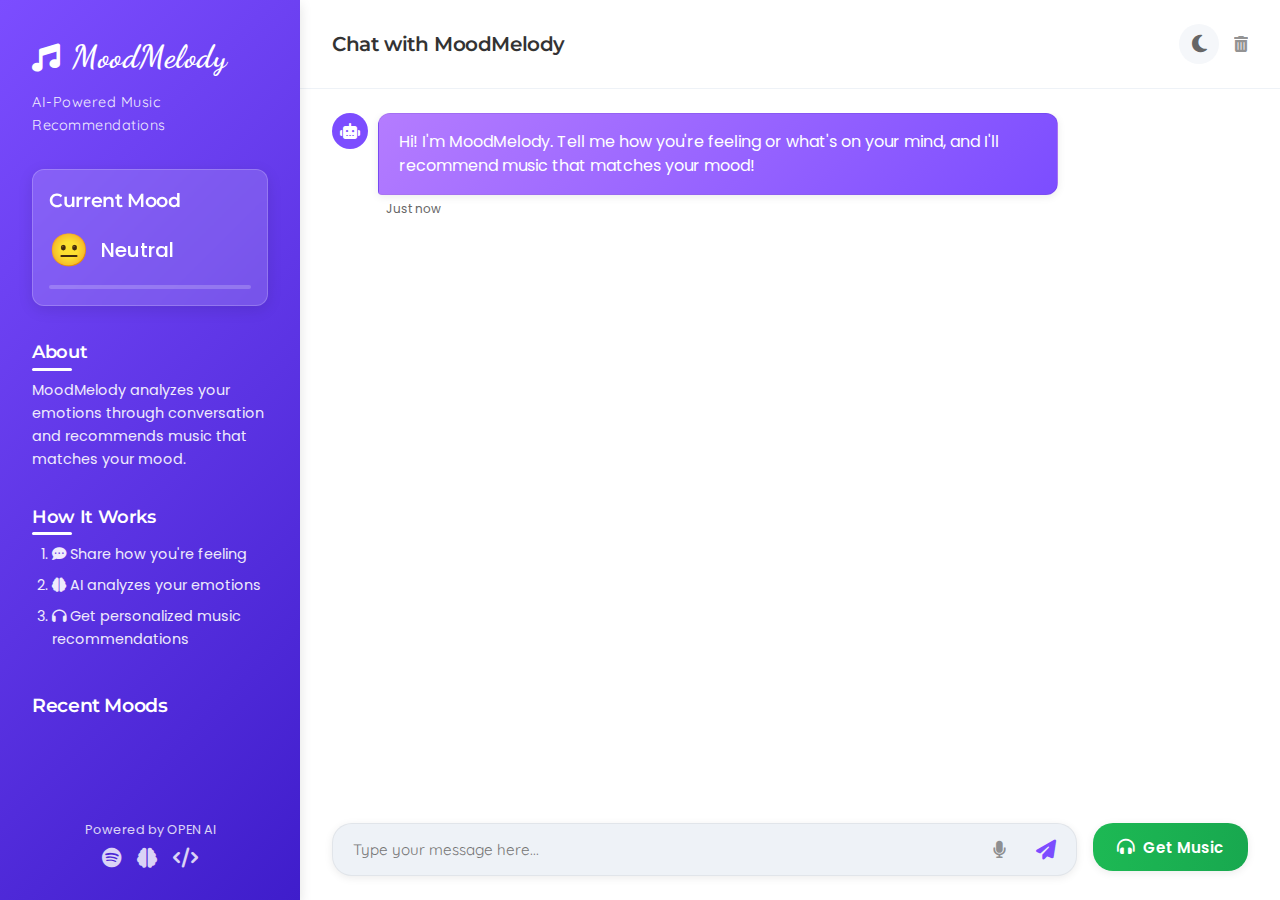
<file: templates/index.html>
<!DOCTYPE html>
<html lang="en">
<head>
    <meta charset="UTF-8">
    <meta name="viewport" content="width=device-width, initial-scale=1.0">
    <title>MoodMelody | AI-Powered Music Recommendations</title>
    <link rel="stylesheet" href="https://cdnjs.cloudflare.com/ajax/libs/font-awesome/6.4.0/css/all.min.css">
    <link rel="preconnect" href="https://fonts.googleapis.com">
    <link rel="preconnect" href="https://fonts.gstatic.com" crossorigin>
    <link href="https://fonts.googleapis.com/css2?family=Montserrat:wght@300;400;500;600;700&family=Poppins:wght@300;400;500;600;700&display=swap" rel="stylesheet">
    <link rel="stylesheet" href="https://cdnjs.cloudflare.com/ajax/libs/animate.css/4.1.1/animate.min.css"/>
    <link rel="stylesheet" type="text/css" href="/static/styles.css">
    <link rel="stylesheet" type="text/css" href="/static/enhanced-styles.css">
    <link href="https://fonts.googleapis.com/css2?family=Quicksand:wght@400;500;600;700&family=Dancing+Script:wght@400;700&display=swap" rel="stylesheet">
    <script src="https://code.jquery.com/jquery-3.6.0.min.js"></script>
</head>
<body>
<div class="app-wrapper">
    <aside class="sidebar">
        <div class="sidebar-header">
            <div class="logo">
                <i class="fas fa-music"></i>
                <h1>MoodMelody</h1>
            </div>
            <p class="tagline">AI-Powered Music Recommendations</p>
        </div>
        
        <div class="mood-display">
            <h3>Current Mood</h3>
            <div class="mood-indicator">
                <span id="mood-emoji">😐</span>
                <span id="mood-value">Neutral</span>
            </div>
            <div class="mood-progress">
                <div class="mood-progress-bar" style="width: 0%"></div>
            </div>
        </div>
        
        <div class="sidebar-section">
            <h3>About</h3>
            <p>MoodMelody analyzes your emotions through conversation and recommends music that matches your mood.</p>
        </div>
        
        <div class="sidebar-section">
            <h3>How It Works</h3>
            <ol>
                <li><i class="fas fa-comment-dots"></i> Share how you're feeling</li>
                <li><i class="fas fa-brain"></i> AI analyzes your emotions</li>
                <li><i class="fas fa-headphones"></i> Get personalized music recommendations</li>
            </ol>
        </div>
        
        <div class="mood-history">
            <h3>Recent Moods</h3>
            <div class="mood-chips" id="mood-history-chips">
            </div>
        </div>
        
        <div class="sidebar-footer">
            <p>Powered by OPEN AI</p>
            <div class="tech-icons">
                <i class="fab fa-spotify"></i>
                <i class="fas fa-brain"></i>
                <i class="fas fa-code"></i>
            </div>
        </div>
    </aside>
    
    <main class="main-content">
        <header class="main-header">
            <div class="header-left">
                <button id="mobile-menu-toggle" class="mobile-menu-toggle">
                    <i class="fas fa-bars"></i>
                </button>
                <h2>Chat with MoodMelody</h2>
            </div>
            <div class="header-right">
                <div class="theme-toggle" title="Toggle Dark Mode">
                    <i class="fas fa-moon"></i>
                </div>
                <button id="clear-chat" class="clear-chat" title="Clear Chat">
                    <i class="fas fa-trash-alt"></i>
                </button>
            </div>
        </header>
        
        <div class="chat-container">
            <div id="chatbox">
                <div class="message bot-message animate__animated animate__fadeIn">
                    <div class="avatar">
                        <i class="fas fa-robot"></i>
                    </div>
                    <div class="message-bubble">
                        <div class="message-content">
                            <p>Hi! I'm MoodMelody. Tell me how you're feeling or what's on your mind, and I'll recommend music that matches your mood!</p>
                        </div>
                        <div class="message-time">Just now</div>
                    </div>
                </div>
            </div>
            
            <div class="input-area">
                <div class="input-container">
                    <input id="textInput" type="text" placeholder="Type your message here...">
                    <div class="input-actions">
                        <button id="voice-input" title="Voice Input">
                            <i class="fas fa-microphone"></i>
                        </button>
                        <button id="buttonInput">
                            <i class="fas fa-paper-plane"></i>
                        </button>
                    </div>
                </div>
                <button id="getson" class="music-btn">
                    <i class="fas fa-headphones-alt"></i>
                    <span>Get Music</span>
                </button>
            </div>
        </div>
    </main>
</div>

<div id="playlist-modal" class="hidden">
    <div class="modal-overlay"></div>
    <div class="modal-container animate__animated animate__fadeInUp">
        <div class="modal-header">
            <h3>Your Mood Playlist</h3>
            <button id="close-playlist">
                <i class="fas fa-times"></i>
            </button>
        </div>
        <div class="modal-content">
            <div class="playlist-info">
                <div class="playlist-mood">
                    <span id="playlist-mood-emoji">🎵</span>
                    <div class="playlist-mood-details">
                        <h4 id="playlist-mood-text">Loading...</h4>
                        <p class="playlist-description">Music selected based on your emotional state.</p>
                    </div>
                </div>
            </div>
            <div class="playlist-tracks">
                <h4>Featured Tracks</h4>
                <div class="track-list" id="track-list">
                    <div class="track-item skeleton-loader"></div>
                    <div class="track-item skeleton-loader"></div>
                    <div class="track-item skeleton-loader"></div>
                </div>
            </div>
            <div class="spotify-preview">
                <div class="spotify-logo">
                    <i class="fab fa-spotify"></i>
                </div>
                <a id="spotify-link" href="#" target="_blank" class="spotify-btn">
                    Open in Spotify
                </a>
            </div>
            <div class="share-playlist">
                <p>Share this playlist:</p>
                <div class="share-buttons">
                    <button class="share-btn" data-platform="facebook">
                        <i class="fab fa-facebook-f"></i>
                    </button>
                    <button class="share-btn" data-platform="twitter">
                        <i class="fab fa-twitter"></i>
                    </button>
                    <button class="share-btn" data-platform="whatsapp">
                        <i class="fab fa-whatsapp"></i>
                    </button>
                    <button class="share-btn" id="copy-link">
                        <i class="fas fa-link"></i>
                    </button>
                </div>
            </div>
        </div>
    </div>
</div>

<div id="feedback-modal" class="hidden">
    <div class="modal-overlay"></div>
    <div class="modal-container animate__animated animate__fadeInUp">
        <div class="modal-header">
            <h3>How was your experience?</h3>
            <button id="close-feedback">
                <i class="fas fa-times"></i>
            </button>
        </div>
        <div class="modal-content">
            <p>Did the music recommendations match your mood?</p>
            <div class="rating-container">
                <div class="rating">
                    <i class="far fa-star" data-rating="1"></i>
                    <i class="far fa-star" data-rating="2"></i>
                    <i class="far fa-star" data-rating="3"></i>
                    <i class="far fa-star" data-rating="4"></i>
                    <i class="far fa-star" data-rating="5"></i>
                </div>
            </div>
            <div class="feedback-form">
                <textarea id="feedback-text" placeholder="Any additional feedback? (optional)"></textarea>
                <button id="submit-feedback" class="submit-btn">Submit Feedback</button>
            </div>
        </div>
    </div>
</div>

<div id="toast" class="toast hidden">
    <div class="toast-content">
        <i class="fas fa-check-circle"></i>
        <span id="toast-message">Success message here</span>
    </div>
</div>

<script>
    let moodHistory = [];
    
    const emotionEmojis = {
        "ecstatic": "🤩",
        "happy": "😊",
        "calm": "😌",
        "neutral": "😐",
        "relaxed": "😌",
        "melancholic": "😔",
        "sad": "😢",
        "devastated": "😭",
        "motivated": "💪",
        "romantic": "❤️",
        "nostalgic": "🕰️",
        "energetic": "⚡",
        "focused": "🧠",
        "angry": "😠",
        "peaceful": "🧘",
        "festive": "🎉",
        "love": "💕"
    };
    
    const moodColors = {
        "ecstatic": "#FFD700",
        "happy": "#FFA500",
        "calm": "#4682B4",
        "neutral": "#808080",
        "relaxed": "#6495ED",
        "melancholic": "#9370DB",
        "sad": "#6A5ACD",
        "devastated": "#483D8B",
        "motivated": "#FF4500",
        "romantic": "#FF69B4",
        "nostalgic": "#DDA0DD",
        "energetic": "#FF6347",
        "focused": "#20B2AA",
        "angry": "#DC143C",
        "peaceful": "#87CEEB",
        "festive": "#FF1493",
        "love": "#FF69B4"
    };
    
    function formatTime() {
        const now = new Date();
        return now.getHours().toString().padStart(2, '0') + ":" + 
               now.getMinutes().toString().padStart(2, '0');
    }
    
    function showToast(message, type = 'success') {
        const toast = $("#toast");
        const toastMessage = $("#toast-message");
        
        toastMessage.text(message);
        toast.removeClass("success error");
        toast.addClass(type);
        
        toast.removeClass("hidden");
        
        setTimeout(() => {
            toast.addClass("hidden");
        }, 3000);
    }
    
    function getBotResponse() {
        var rawText = $("#textInput").val();
        if (rawText.trim() === "") return;
        
        var userHtml = `
            <div class="message user-message animate__animated animate__fadeIn">
                <div class="avatar">
                    <i class="fas fa-user"></i>
                </div>
                <div class="message-bubble">
                    <div class="message-content">
                        <p>${rawText}</p>
                    </div>
                    <div class="message-time">${formatTime()}</div>
                </div>
            </div>
        `;
        
        $("#textInput").val("");
        $("#chatbox").append(userHtml);
        $("#chatbox").scrollTop($("#chatbox")[0].scrollHeight);
        
        var typingHtml = `
            <div id="typing-indicator" class="message bot-message typing animate__animated animate__fadeIn">
                <div class="avatar">
                    <i class="fas fa-robot"></i>
                </div>
                <div class="message-bubble">
                    <div class="message-content">
                        <div class="typing-dots">
                            <span></span>
                            <span></span>
                            <span></span>
                        </div>
                    </div>
                </div>
            </div>
        `;
        $("#chatbox").append(typingHtml);
        $("#chatbox").scrollTop($("#chatbox")[0].scrollHeight);
        
        $.get("/get", { msg: rawText }).done(function(data) {
            $("#typing-indicator").remove();
            
            let formattedResponse = data.response.replace(/\n\n/g, '<br><br>').replace(/\n/g, '<br>');
            
            var botHtml = `
                <div class="message bot-message animate__animated animate__fadeIn">
                    <div class="avatar">
                        <i class="fas fa-robot"></i>
                    </div>
                    <div class="message-bubble">
                        <div class="message-content">
                            <p>${formattedResponse}</p>
                        </div>
                        <div class="message-time">${formatTime()}</div>
                    </div>
                </div>
            `;
            
            $("#chatbox").append(botHtml);
            $("#chatbox").scrollTop($("#chatbox")[0].scrollHeight);
            
            if (data.emotion) {
                updateMoodDisplay(data.emotion);
            }
        }).fail(function() {
            $("#typing-indicator").remove();
            
            var errorHtml = `
                <div class="message bot-message animate__animated animate__fadeIn">
                    <div class="avatar">
                        <i class="fas fa-robot"></i>
                    </div>
                    <div class="message-bubble">
                        <div class="message-content">
                            <p>Sorry, I'm having trouble responding right now. Please try again later.</p>
                        </div>
                        <div class="message-time">${formatTime()}</div>
                    </div>
                </div>
            `;
            
            $("#chatbox").append(errorHtml);
            $("#chatbox").scrollTop($("#chatbox")[0].scrollHeight);
        });
    }
    
    function updateMoodDisplay(emotion) {
        const formattedEmotion = emotion.charAt(0).toUpperCase() + emotion.slice(1);
        $("#mood-value").text(formattedEmotion);
        $("#mood-emoji").text(emotionEmojis[emotion] || "😐");
        
        const moodColor = moodColors[emotion] || "#808080";
        $(".mood-progress-bar").css({
            "background-color": moodColor,
            "width": "100%"
        });
        
        $(".mood-indicator").addClass("pulse");
        setTimeout(() => {
            $(".mood-indicator").removeClass("pulse");
        }, 1000);
        
        addMoodToHistory(emotion);
    }
    
    function addMoodToHistory(emotion) {
        if (moodHistory.length >= 5) {
            moodHistory.shift();
        }
        
        moodHistory.push(emotion);
        
        updateMoodHistoryDisplay();
    }
    
    function updateMoodHistoryDisplay() {
        const moodHistoryContainer = $("#mood-history-chips");
        moodHistoryContainer.empty();
        
        moodHistory.slice().reverse().forEach(emotion => {
            const emoji = emotionEmojis[emotion] || "😐";
            const color = moodColors[emotion] || "#808080";
            const formattedEmotion = emotion.charAt(0).toUpperCase() + emotion.slice(1);
            
            const moodChip = `
                <div class="mood-chip" style="background-color: ${color}20; color: ${color}">
                    <span class="mood-chip-emoji">${emoji}</span>
                    <span class="mood-chip-text">${formattedEmotion}</span>
                </div>
            `;
            
            moodHistoryContainer.append(moodChip);
        });
    }
    
    $("#getson").click(function() {
        var lastMessage = "";
        $(".user-message").each(function() {
            lastMessage = $(this).find("p").text();
        });
        
        if (lastMessage === "") {
            lastMessage = "I'm feeling neutral";
        }
        
        $("#getson").html('<i class="fas fa-spinner fa-spin"></i> <span>Loading...</span>');
        
        $.ajax({
            url: "/forward/",
            type: "POST",
            contentType: "application/json",
            data: JSON.stringify({ msg: lastMessage }),
            success: function(data) {
                $("#getson").html('<i class="fas fa-headphones-alt"></i> <span>Get Music</span>');
                
                $("#playlist-mood-text").text(data.emotion.charAt(0).toUpperCase() + data.emotion.slice(1));
                $("#playlist-mood-emoji").text(emotionEmojis[data.emotion] || "🎵");
                $("#spotify-link").attr("href", data.playlist_url);
                
                populateTrackList(data);
                
                $("#playlist-modal").removeClass("hidden");
                
                setTimeout(() => {
                    if (!$("#feedback-modal").hasClass("hidden")) return;
                    $("#playlist-modal").addClass("hidden");
                    $("#feedback-modal").removeClass("hidden");
                }, 30000);
            },
            error: function() {
                $("#getson").html('<i class="fas fa-headphones-alt"></i> <span>Get Music</span>');
                showToast("Sorry, couldn't fetch music recommendations right now.", "error");
            }
        });
    });
    
    function populateTrackList(data) {
        const trackList = $("#track-list");
        trackList.empty();
        
        if (data.tracks && data.tracks.length > 0) {
            data.tracks.slice(0, 5).forEach((track, index) => {
                const trackItem = `
                    <div class="track-item">
                        <div class="track-number">${index + 1}</div>
                        <div class="track-info">
                            <div class="track-title">${track.name || 'Unknown Track'}</div>
                            <div class="track-artist">${track.artist || 'Unknown Artist'}</div>
                        </div>
                        <div class="track-play">
                            <a href="${track.preview_url || '#'}" target="_blank" class="track-play-btn">
                                <i class="fas fa-play"></i>
                            </a>
                        </div>
                    </div>
                `;
                trackList.append(trackItem);
            });
        } else {
            trackList.html('<p class="no-tracks">Track information not available. Open in Spotify to see the full playlist.</p>');
        }
    }
    
    $("#close-playlist, .modal-overlay").click(function() {
        $("#playlist-modal").addClass("hidden");
    });
    
    $("#close-feedback, .modal-overlay").click(function() {
        $("#feedback-modal").addClass("hidden");
    });
    
    $(".rating i").click(function() {
        const rating = $(this).data("rating");
        
        $(".rating i").removeClass("fas").addClass("far");
        
        $(".rating i").each(function() {
            if ($(this).data("rating") <= rating) {
                $(this).removeClass("far").addClass("fas");
            }
        });
    });
    
    $("#submit-feedback").click(function() {
        const rating = $(".rating .fas").length;
        const feedback = $("#feedback-text").val();
        
        console.log("Rating:", rating, "Feedback:", feedback);
        
        showToast("Thank you for your feedback!");
        
        $("#feedback-modal").addClass("hidden");
    });
    
    $(".share-btn").click(function() {
        const platform = $(this).data("platform");
        const playlistUrl = $("#spotify-link").attr("href");
        const shareText = "Check out this mood-based playlist from MoodMelody!";
        
        let shareUrl = "";
        
        switch(platform) {
            case "facebook":
                shareUrl = `https://www.facebook.com/sharer/sharer.php?u=${encodeURIComponent(playlistUrl)}`;
                break;
            case "twitter":
                shareUrl = `https://twitter.com/intent/tweet?text=${encodeURIComponent(shareText)}&url=${encodeURIComponent(playlistUrl)}`;
                break;
            case "whatsapp":
                shareUrl = `https://wa.me/?text=${encodeURIComponent(shareText + " " + playlistUrl)}`;
                break;
            default:
                break;
        }
        
        if (shareUrl) {
            window.open(shareUrl, "_blank");
        }
    });
    
    $("#copy-link").click(function() {
        const playlistUrl = $("#spotify-link").attr("href");
        
        const tempInput = document.createElement("input");
        tempInput.value = playlistUrl;
        document.body.appendChild(tempInput);
        
        tempInput.select();
        document.execCommand("copy");
        
        document.body.removeChild(tempInput);
        
        showToast("Link copied to clipboard!");
    });
    
    $("#mobile-menu-toggle").click(function() {
        $(".sidebar").toggleClass("show-mobile");
        $(this).find("i").toggleClass("fa-bars fa-times");
    });
    
    $("#clear-chat").click(function() {
        if (confirm("Are you sure you want to clear the chat history?")) {
            $("#chatbox").html(`
                <div class="message bot-message animate__animated animate__fadeIn">
                    <div class="avatar">
                        <i class="fas fa-robot"></i>
                    </div>
                    <div class="message-bubble">
                        <div class="message-content">
                            <p>Hi! I'm MoodMelody. Tell me how you're feeling or what's on your mind, and I'll recommend music that matches your mood!</p>
                        </div>
                        <div class="message-time">Just now</div>
                    </div>
                </div>
            `);
            
            $("#mood-value").text("Neutral");
            $("#mood-emoji").text("😐");
            $(".mood-progress-bar").css({
                "background-color": "#808080",
                "width": "0%"
            });
            
            moodHistory = [];
            updateMoodHistoryDisplay();
            
            showToast("Chat history cleared!");
        }
    });
    
    $("#voice-input").click(function() {
        showToast("Voice input feature coming soon!");
    });
    
    $(".theme-toggle").click(function() {
        $("body").toggleClass("dark-theme");
        $(".theme-toggle i").toggleClass("fa-moon fa-sun");
    });
    
    $("#textInput").keypress(function(e) {
        if (e.which == 13) {
            getBotResponse();
        }
    });
    
    $("#buttonInput").click(function() {
        getBotResponse();
    });
</script>
</body>
</html>
</file>
<file: static/styles.css>
/* Base styles and variables */
:root {
    --primary-color: #7c4dff;
    --primary-light: #b47cff;
    --primary-dark: #3f1dcb;
    --secondary-color: #1db954;
    --text-primary: #333333;
    --text-secondary: #666666;
    --text-light: #ffffff;
    --bg-primary: #ffffff;
    --bg-secondary: #f5f7fa;
    --bg-tertiary: #eef2f7;
    --shadow-sm: 0 2px 8px rgba(0, 0, 0, 0.08);
    --shadow-md: 0 4px 12px rgba(0, 0, 0, 0.12);
    --shadow-lg: 0 8px 24px rgba(0, 0, 0, 0.15);
    --radius-sm: 8px;
    --radius-md: 12px;
    --radius-lg: 20px;
    --transition: all 0.3s ease;
    --font-primary: 'Montserrat', sans-serif;
    --font-secondary: 'Poppins', sans-serif;
}

/* Dark theme variables */
.dark-theme {
    --primary-color: #9d6eff;
    --primary-light: #c29fff;
    --primary-dark: #6a3aff;
    --text-primary: #e0e0e0;
    --text-secondary: #a0a0a0;
    --bg-primary: #1a1a2e;
    --bg-secondary: #16213e;
    --bg-tertiary: #0f3460;
    --shadow-sm: 0 2px 8px rgba(0, 0, 0, 0.2);
    --shadow-md: 0 4px 12px rgba(0, 0, 0, 0.25);
    --shadow-lg: 0 8px 24px rgba(0, 0, 0, 0.3);
}

/* Reset and base styles */
* {
    margin: 0;
    padding: 0;
    box-sizing: border-box;
}

body {
    font-family: var(--font-secondary);
    background-color: var(--bg-secondary);
    color: var(--text-primary);
    line-height: 1.6;
    transition: var(--transition);
    min-height: 100vh;
}

h1, h2, h3, h4, h5, h6 {
    font-family: var(--font-primary);
    font-weight: 600;
    margin-bottom: 0.5rem;
}

a {
    text-decoration: none;
    color: var(--primary-color);
    transition: var(--transition);
}

a:hover {
    color: var(--primary-dark);
}

button {
    cursor: pointer;
    font-family: var(--font-secondary);
    transition: var(--transition);
}

/* Layout */
.app-wrapper {
    display: flex;
    height: 100vh;
    max-width: 1400px;
    margin: 0 auto;
    box-shadow: var(--shadow-lg);
}

/* Sidebar */
.sidebar {
    width: 300px;
    background-color: var(--primary-color);
    color: var(--text-light);
    padding: 2rem;
    display: flex;
    flex-direction: column;
    position: relative;
    z-index: 10;
}

.sidebar-header {
    margin-bottom: 2rem;
}

.logo {
    display: flex;
    align-items: center;
    gap: 0.75rem;
    margin-bottom: 0.5rem;
}

.logo i {
    font-size: 1.75rem;
}

.logo h1 {
    font-size: 1.5rem;
    font-weight: 700;
    margin: 0;
}

.tagline {
    font-size: 0.9rem;
    opacity: 0.9;
}

.mood-display {
    background: rgba(255, 255, 255, 0.15);
    border-radius: var(--radius-md);
    padding: 1rem;
    margin-bottom: 2rem;
}

.mood-indicator {
    display: flex;
    align-items: center;
    gap: 0.75rem;
    margin-top: 0.5rem;
    transition: var(--transition);
}

.mood-indicator.pulse {
    animation: pulse 1s;
}

#mood-emoji {
    font-size: 2rem;
}

#mood-value {
    font-size: 1.25rem;
    font-weight: 500;
}

.sidebar-section {
    margin-bottom: 2rem;
}

.sidebar-section h3 {
    font-size: 1.1rem;
    margin-bottom: 0.75rem;
    position: relative;
    display: inline-block;
}

.sidebar-section h3:after {
    content: '';
    position: absolute;
    bottom: -4px;
    left: 0;
    width: 40px;
    height: 3px;
    background: var(--text-light);
    border-radius: 2px;
}

.sidebar-section p {
    font-size: 0.9rem;
    opacity: 0.9;
}

.sidebar-section ol {
    padding-left: 1.25rem;
    font-size: 0.9rem;
    opacity: 0.9;
}

.sidebar-section li {
    margin-bottom: 0.5rem;
}

.sidebar-footer {
    margin-top: auto;
    text-align: center;
    font-size: 0.8rem;
    opacity: 0.8;
}

.tech-icons {
    display: flex;
    justify-content: center;
    gap: 1rem;
    margin-top: 0.5rem;
    font-size: 1.25rem;
}

/* Main content */
.main-content {
    flex: 1;
    display: flex;
    flex-direction: column;
    background-color: var(--bg-primary);
}

.main-header {
    display: flex;
    justify-content: space-between;
    align-items: center;
    padding: 1.5rem 2rem;
    border-bottom: 1px solid var(--bg-tertiary);
}

.main-header h2 {
    font-size: 1.25rem;
    margin: 0;
}

.theme-toggle {
    width: 40px;
    height: 40px;
    border-radius: 50%;
    background: var(--bg-secondary);
    display: flex;
    align-items: center;
    justify-content: center;
    cursor: pointer;
    transition: var(--transition);
}

.theme-toggle:hover {
    background: var(--bg-tertiary);
}

.theme-toggle i {
    font-size: 1.25rem;
    color: var(--text-secondary);
}

/* Chat container */
.chat-container {
    flex: 1;
    display: flex;
    flex-direction: column;
    padding: 1.5rem 2rem;
    overflow: hidden;
}

#chatbox {
    flex: 1;
    overflow-y: auto;
    padding-right: 0.5rem;
    margin-bottom: 1.5rem;
    display: flex;
    flex-direction: column;
    gap: 1rem;
}

/* Message styling */
.message {
    display: flex;
    flex-direction: column;
    max-width: 80%;
    animation-duration: 0.3s;
}

.message-content {
    padding: 1rem 1.25rem;
    border-radius: var(--radius-md);
    box-shadow: var(--shadow-sm);
    position: relative;
}

.message-content p {
    line-height: 1.5;
}

.message-time {
    font-size: 0.75rem;
    color: var(--text-secondary);
    margin-top: 0.25rem;
    padding: 0 0.5rem;
}

.bot-message {
    align-self: flex-start;
}

.bot-message .message-content {
    background: var(--primary-light);
    color: var(--text-light);
    border-bottom-left-radius: 4px;
}

.user-message {
    align-self: flex-end;
}

.user-message .message-content {
    background: var(--bg-tertiary);
    color: var(--text-primary);
    border-bottom-right-radius: 4px;
}

.user-message .message-time {
    text-align: right;
}

/* Typing indicator */
.typing .message-content {
    background: var(--bg-tertiary);
    padding: 0.75rem 1rem;
}

.typing-dots {
    display: flex;
    gap: 4px;
}

.typing-dots span {
    width: 8px;
    height: 8px;
    border-radius: 50%;
    background: var(--text-secondary);
    display: inline-block;
    animation: bounce 1.4s infinite ease-in-out both;
}

.typing-dots span:nth-child(1) {
    animation-delay: -0.32s;
}

.typing-dots span:nth-child(2) {
    animation-delay: -0.16s;
}

@keyframes bounce {
    0%, 80%, 100% { transform: scale(0); }
    40% { transform: scale(1); }
}

/* Input area */
.input-area {
    display: flex;
    gap: 1rem;
    margin-top: auto;
}

.input-container {
    flex: 1;
    display: flex;
    background: var(--bg-tertiary);
    border-radius: var(--radius-lg);
    overflow: hidden;
    box-shadow: var(--shadow-sm);
}

#textInput {
    flex: 1;
    padding: 1rem 1.25rem;
    border: none;
    outline: none;
    font-size: 0.95rem;
    background: transparent;
    color: var(--text-primary);
    font-family: var(--font-secondary);
}

#buttonInput {
    background: transparent;
    color: var(--primary-color);
    border: none;
    padding: 0 1.25rem;
    font-size: 1.25rem;
}

#buttonInput:hover {
    color: var(--primary-dark);
}

.music-btn {
    background: var(--secondary-color);
    color: white;
    border: none;
    padding: 0 1.5rem;
    border-radius: var(--radius-lg);
    font-weight: 600;
    font-size: 0.95rem;
    display: flex;
    align-items: center;
    gap: 0.5rem;
    transition: all 0.3s ease;
    box-shadow: var(--shadow-sm);
}

.music-btn:hover {
    background: #19a34a;
    transform: translateY(-2px);
    box-shadow: var(--shadow-md);
}

.music-btn i {
    font-size: 1.1rem;
}

/* Modal */
#playlist-modal {
    position: fixed;
    top: 0;
    left: 0;
    right: 0;
    bottom: 0;
    z-index: 100;
    display: flex;
    align-items: center;
    justify-content: center;
}

.modal-overlay {
    position: absolute;
    top: 0;
    left: 0;
    right: 0;
    bottom: 0;
    background: rgba(0, 0, 0, 0.5);
    backdrop-filter: blur(4px);
}

.modal-container {
    position: relative;
    width: 90%;
    max-width: 500px;
    background: var(--bg-primary);
    border-radius: var(--radius-lg);
    overflow: hidden;
    box-shadow: var(--shadow-lg);
    animation-duration: 0.4s;
}

.modal-header {
    background: var(--primary-color);
    color: white;
    padding: 1.25rem 1.5rem;
    display: flex;
    justify-content: space-between;
    align-items: center;
}

.modal-header h3 {
    margin: 0;
    font-size: 1.25rem;
}

#close-playlist {
    background: transparent;
    border: none;
    color: white;
    font-size: 1.25rem;
    opacity: 0.8;
    transition: opacity 0.2s;
}

#close-playlist:hover {
    opacity: 1;
}

.modal-content {
    padding: 1.5rem;
}

.playlist-info {
    margin-bottom: 1.5rem;
}

.playlist-mood {
    display: flex;
    align-items: center;
    gap: 1rem;
    margin-bottom: 1rem;
}

#playlist-mood-emoji {
    font-size: 2.5rem;
}

#playlist-mood-text {
    font-size: 1.5rem;
    margin: 0;
}

.playlist-description {
    color: var(--text-secondary);
    font-size: 0.95rem;
}

.spotify-preview {
    background: #f0f2f5;
    border-radius: var(--radius-md);
    padding: 1.5rem;
    display: flex;
    align-items: center;
    justify-content: space-between;
}

.spotify-logo {
    font-size: 2.5rem;
    color: #1DB954;
}

.spotify-btn {
    background: #1DB954;
    color: white;
    padding: 0.75rem 1.5rem;
    border-radius: var(--radius-md);
    font-weight: 600;
    display: inline-block;
    transition: all 0.3s ease;
}

.spotify-btn:hover {
    background: #19a34a;
    transform: translateY(-2px);
    color: white;
}

.spotify-message {
    margin-top: 10px;
    font-size: 0.85rem;
    color: #666;
    text-align: center;
    font-style: italic;
}

.hidden {
    display: none !important;
}

/* Animations */
@keyframes pulse {
    0% { transform: scale(1); }
    50% { transform: scale(1.05); }
    100% { transform: scale(1); }
}

/* Scrollbar styling */
::-webkit-scrollbar {
    width: 6px;
}

::-webkit-scrollbar-track {
    background: transparent;
}

::-webkit-scrollbar-thumb {
    background: rgba(0, 0, 0, 0.1);
    border-radius: 10px;
}

::-webkit-scrollbar-thumb:hover {
    background: rgba(0, 0, 0, 0.2);
}

/* Dark theme scrollbar */
.dark-theme ::-webkit-scrollbar-thumb {
    background: rgba(255, 255, 255, 0.1);
}

.dark-theme ::-webkit-scrollbar-thumb:hover {
    background: rgba(255, 255, 255, 0.2);
}

/* Responsive styles */
@media (max-width: 900px) {
    .app-wrapper {
        flex-direction: column;
        height: auto;
        min-height: 100vh;
    }
    
    .sidebar {
        width: 100%;
        padding: 1.5rem;
    }
    
    .main-content {
        height: 70vh;
    }
    
    .chat-container {
        padding: 1rem;
    }
}

@media (max-width: 600px) {
    .input-area {
        flex-direction: column;
    }
    
    .music-btn {
        width: 100%;
        justify-content: center;
        padding: 0.75rem;
    }
    
    .modal-container {
        width: 95%;
    }
    
    .spotify-preview {
        flex-direction: column;
        gap: 1rem;
        text-align: center;
    }
}

/* Additional styles for enhanced UI */
.avatar {
    width: 36px;
    height: 36px;
    border-radius: 50%;
    background: var(--primary-color);
    display: flex;
    align-items: center;
    justify-content: center;
    color: white;
    margin-right: 10px;
}

.user-message .avatar {
    background: var(--secondary-color);
}

.message {
    display: flex;
    flex-direction: row;
    align-items: flex-start;
    margin-bottom: 15px;
}

.message-bubble {
    flex: 1;
}

.mood-progress {
    height: 4px;
    background: rgba(255, 255, 255, 0.2);
    border-radius: 2px;
    margin-top: 10px;
    overflow: hidden;
}

.mood-progress-bar {
    height: 100%;
    width: 0;
    background: white;
    transition: width 0.5s ease, background-color 0.5s ease;
}

.mood-history {
    margin-bottom: 2rem;
}

.mood-chips {
    display: flex;
    flex-wrap: wrap;
    gap: 8px;
    margin-top: 10px;
}

.mood-chip {
    padding: 4px 10px;
    border-radius: 20px;
    font-size: 0.8rem;
    display: flex;
    align-items: center;
    gap: 5px;
}

.mood-chip-emoji {
    font-size: 1rem;
}

.header-left, .header-right {
    display: flex;
    align-items: center;
    gap: 15px;
}

.mobile-menu-toggle {
    display: none;
    background: transparent;
    border: none;
    color: var(--text-primary);
    font-size: 1.2rem;
}

.clear-chat {
    background: transparent;
    border: none;
    color: var(--text-secondary);
    font-size: 1rem;
    opacity: 0.7;
    transition: opacity 0.2s;
}

.clear-chat:hover {
    opacity: 1;
}

.input-actions {
    display: flex;
    align-items: center;
}

#voice-input {
    background: transparent;
    border: none;
    color: var(--text-secondary);
    padding: 0 10px;
    font-size: 1.1rem;
    opacity: 0.7;
    transition: opacity 0.2s;
}

#voice-input:hover {
    opacity: 1;
}

.track-list {
    margin-top: 15px;
    margin-bottom: 20px;
}

.track-item {
    display: flex;
    align-items: center;
    padding: 10px;
    border-radius: var(--radius-sm);
    margin-bottom: 8px;
    background: var(--bg-tertiary);
}

.track-number {
    width: 24px;
    height: 24px;
    border-radius: 50%;
    background: var(--primary-color);
    color: white;
    display: flex;
    align-items: center;
    justify-content: center;
    font-size: 0.8rem;
    margin-right: 12px;
}

.track-info {
    flex: 1;
}

.track-title {
    font-weight: 500;
    font-size: 0.9rem;
}

.track-artist {
    font-size: 0.8rem;
    color: var(--text-secondary);
}

.track-play-btn {
    width: 32px;
    height: 32px;
    border-radius: 50%;
    background: var(--secondary-color);
    color: white;
    display: flex;
    align-items: center;
    justify-content: center;
    transition: transform 0.2s;
}

.track-play-btn:hover {
    transform: scale(1.1);
}

.skeleton-loader {
    position: relative;
    overflow: hidden;
    background: var(--bg-tertiary);
}

.skeleton-loader::after {
    content: "";
    position: absolute;
    top: 0;
    right: 0;
    bottom: 0;
    left: 0;
    transform: translateX(-100%);
    background-image: linear-gradient(
        90deg,
        rgba(255, 255, 255, 0) 0,
        rgba(255, 255, 255, 0.2) 20%,
        rgba(255, 255, 255, 0.5) 60%,
        rgba(255, 255, 255, 0)
    );
    animation: shimmer 2s infinite;
}

@keyframes shimmer {
    100% {
        transform: translateX(100%);
    }
}

.share-playlist {
    margin-top: 20px;
    text-align: center;
}

.share-buttons {
    display: flex;
    justify-content: center;
    gap: 10px;
    margin-top: 10px;
}

.share-btn {
    width: 36px;
    height: 36px;
    border-radius: 50%;
    background: var(--bg-tertiary);
    color: var(--text-secondary);
    border: none;
    display: flex;
    align-items: center;
    justify-content: center;
    transition: all 0.2s;
}

.share-btn:hover {
    transform: translateY(-2px);
    background: var(--primary-light);
    color: white;
}

.rating-container {
    margin: 20px 0;
    text-align: center;
}

.rating {
    font-size: 1.5rem;
    color: #ffc107;
}

.rating i {
    margin: 0 5px;
    cursor: pointer;
}

.feedback-form {
    display: flex;
    flex-direction: column;
    gap: 15px;
}

#feedback-text {
    width: 100%;
    height: 100px;
    padding: 10px;
    border: 1px solid var(--bg-tertiary);
    border-radius: var(--radius-sm);
    resize: none;
    font-family: var(--font-secondary);
}

.submit-btn {
    background: var(--primary-color);
    color: white;
    border: none;
    padding: 10px;
    border-radius: var(--radius-sm);
    font-weight: 500;
    transition: background 0.2s;
}

.submit-btn:hover {
    background: var(--primary-dark);
}

.toast {
    position: fixed;
    bottom: 20px;
    right: 20px;
    background: white;
    color: #333;
    padding: 12px 20px;
    border-radius: var(--radius-md);
    box-shadow: var(--shadow-md);
    display: flex;
    align-items: center;
    gap: 10px;
    z-index: 1000;
    transition: transform 0.3s ease, opacity 0.3s ease;
}

.toast.hidden {
    transform: translateY(30px);
    opacity: 0;
    pointer-events: none;
}

.toast i {
    color: #4caf50;
    font-size: 1.2rem;
}

.toast.error i {
    color: #f44336;
}

@media (max-width: 768px) {
    .mobile-menu-toggle {
        display: block;
    }
    
    .sidebar {
        position: fixed;
        top: 0;
        left: 0;
        bottom: 0;
        width: 280px;
        transform: translateX(-100%);
        transition: transform 0.3s ease;
        z-index: 1000;
    }
    
    .sidebar.show-mobile {
        transform: translateX(0);
    }
    
    .app-wrapper {
        display: block;
    }
    
    .main-content {
        height: 100vh;
    }
}
</file>
<file: static/enhanced-styles.css>
:root {
    --primary-color: #7c4dff;
    --primary-light: #b47cff;
    --primary-dark: #3f1dcb;
    --secondary-color: #1db954;
    --text-primary: #333333;
    --text-secondary: #666666;
    --text-light: #ffffff;
    --bg-primary: #ffffff;
    --bg-secondary: #f5f7fa;
    --bg-tertiary: #eef2f7;
    --shadow-sm: 0 2px 8px rgba(0, 0, 0, 0.08);
    --shadow-md: 0 4px 12px rgba(0, 0, 0, 0.12);
    --shadow-lg: 0 8px 24px rgba(0, 0, 0, 0.15);
    --radius-sm: 8px;
    --radius-md: 12px;
    --radius-lg: 20px;
    --transition: all 0.3s ease;
    --font-primary: 'Montserrat', sans-serif;
    --font-secondary: 'Poppins', sans-serif;
    --font-accent: 'Quicksand', sans-serif;
    --font-decorative: 'Dancing Script', cursive;
}

.dark-theme {
    --primary-color: #9d6eff;
    --primary-light: #c29fff;
    --primary-dark: #6a3aff;
    --text-primary: #e0e0e0;
    --text-secondary: #a0a0a0;
    --bg-primary: #1a1a2e;
    --bg-secondary: #16213e;
    --bg-tertiary: #0f3460;
    --shadow-sm: 0 2px 8px rgba(0, 0, 0, 0.2);
    --shadow-md: 0 4px 12px rgba(0, 0, 0, 0.25);
    --shadow-lg: 0 8px 24px rgba(0, 0, 0, 0.3);
}

* {
    margin: 0;
    padding: 0;
    box-sizing: border-box;
}

body {
    font-family: var(--font-secondary);
    background-color: var(--bg-secondary);
    color: var(--text-primary);
    line-height: 1.6;
    transition: var(--transition);
    min-height: 100vh;
}

h1, h2, h3, h4, h5, h6 {
    font-family: var(--font-primary);
    font-weight: 600;
    margin-bottom: 0.5rem;
    letter-spacing: -0.02em;
}

.logo h1 {
    font-family: var(--font-decorative);
    font-size: 2rem;
    font-weight: 700;
    margin: 0;
    letter-spacing: 0.5px;
}

.tagline {
    font-family: var(--font-accent);
    font-size: 0.9rem;
    opacity: 0.9;
    letter-spacing: 0.5px;
}

.sidebar {
    width: 300px;
    background: linear-gradient(135deg, var(--primary-color), var(--primary-dark));
    color: var(--text-light);
    padding: 2rem;
    display: flex;
    flex-direction: column;
    position: relative;
    z-index: 10;
    box-shadow: var(--shadow-md);
}

.mood-display {
    background: rgba(255, 255, 255, 0.15);
    border-radius: var(--radius-md);
    padding: 1rem;
    margin-bottom: 2rem;
    backdrop-filter: blur(5px);
    box-shadow: 0 4px 15px rgba(0, 0, 0, 0.1);
    border: 1px solid rgba(255, 255, 255, 0.2);
}

.music-btn {
    background: linear-gradient(to right, var(--secondary-color), #18a84f);
    color: white;
    border: none;
    padding: 0 1.5rem;
    border-radius: var(--radius-lg);
    font-weight: 600;
    font-size: 0.95rem;
    display: flex;
    align-items: center;
    gap: 0.5rem;
    transition: all 0.3s ease;
    box-shadow: var(--shadow-sm);
    height: 48px;
}

.music-btn:hover {
    background: linear-gradient(to right, #18a84f, var(--secondary-color));
    transform: translateY(-2px);
    box-shadow: var(--shadow-md);
}

.message-content {
    padding: 1rem 1.25rem;
    border-radius: var(--radius-md);
    box-shadow: var(--shadow-sm);
    position: relative;
    border: 1px solid rgba(0, 0, 0, 0.05);
}

.bot-message .message-content {
    background: linear-gradient(135deg, var(--primary-light), var(--primary-color));
    color: var(--text-light);
    border-bottom-left-radius: 4px;
}

.modal-container {
    position: relative;
    width: 90%;
    max-width: 500px;
    background: var(--bg-primary);
    border-radius: var(--radius-lg);
    overflow: hidden;
    box-shadow: var(--shadow-lg);
    animation-duration: 0.4s;
    border: 1px solid rgba(0, 0, 0, 0.1);
}

.modal-header {
    background: linear-gradient(135deg, var(--primary-color), var(--primary-dark));
    color: white;
    padding: 1.25rem 1.5rem;
    display: flex;
    justify-content: space-between;
    align-items: center;
}

.input-container {
    flex: 1;
    display: flex;
    background: var(--bg-tertiary);
    border-radius: var(--radius-lg);
    overflow: hidden;
    box-shadow: var(--shadow-sm);
    border: 1px solid rgba(0, 0, 0, 0.05);
    transition: all 0.3s ease;
}

.input-container:focus-within {
    box-shadow: 0 0 0 2px var(--primary-light);
    border-color: transparent;
}

#textInput {
    flex: 1;
    padding: 1rem 1.25rem;
    border: none;
    outline: none;
    font-size: 0.95rem;
    background: transparent;
    color: var(--text-primary);
    font-family: var(--font-accent);
}

@keyframes pulse {
    0% { transform: scale(1); }
    50% { transform: scale(1.05); }
    100% { transform: scale(1); }
}

@media (max-width: 900px) {
    .app-wrapper {
        flex-direction: column;
        height: auto;
        min-height: 100vh;
    }
    
    .sidebar {
        width: 100%;
        padding: 1.5rem;
    }
}
</file>
